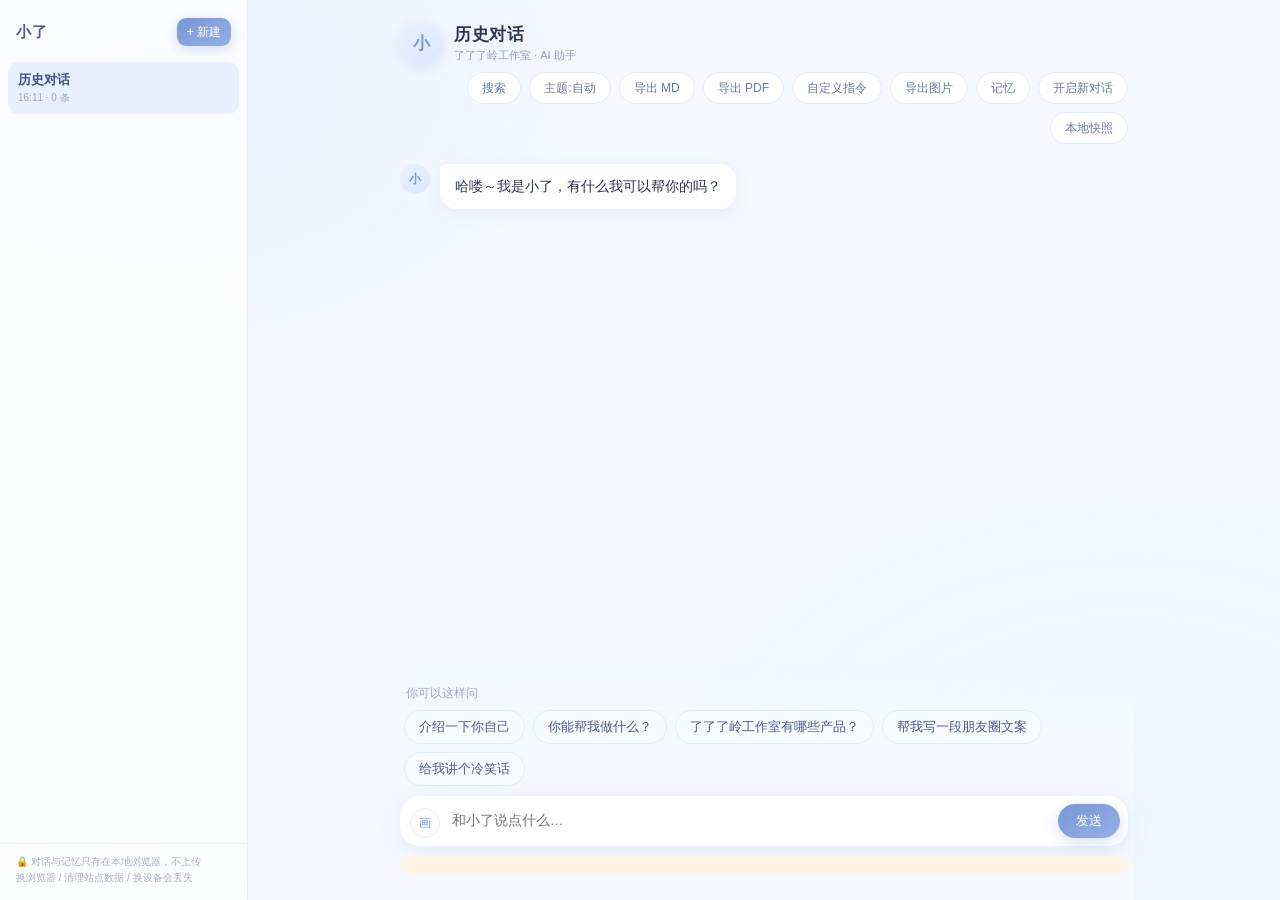
<file: index.html>
<!DOCTYPE html>
<html lang="zh-CN">
<head>
  <meta charset="utf-8" />
  <link rel="icon" href="./favicon.ico" sizes="any" />
  <link rel="icon" type="image/svg+xml" href="./xiaole.svg" />
  <link rel="apple-touch-icon" href="./xiaole256.png" />
  <link rel="manifest" href="./site.webmanifest" />
  <meta name="theme-color" content="#6e8fd6" />
  <meta name="viewport" content="width=device-width, initial-scale=1, viewport-fit=cover" />
  <title>小了 · 了了了岭工作室 AI 助手</title>
  <meta name="description" content="小了，了了了岭工作室的 AI 助手。可以对话，也可以生成图片。" />
  <link rel="stylesheet" href="./sdk/xiaole-page.css" />
</head>
<body>
  <div class="xlp" id="xl-page"></div>

  <script src="./sdk/xiaole-config.js"></script>
  <script src="./sdk/xiaole-utils.js"></script>
  <script src="./sdk/xiaole-chat.js"></script>
  <script src="./sdk/xiaole-image.js"></script>
  <script src="./sdk/xiaole-perceive.js"></script>
  <script src="./sdk/xiaole-kb.js"></script>
  <script src="./sdk/xiaole-tools.js"></script>
  <script src="./sdk/xiaole-memory.js"></script>
  <script src="./sdk/xiaole-backup.js"></script>
  <script src="./sdk/xiaole-quick.js"></script>
  <script src="./sdk/xiaole-export-image.js"></script>
  <script src="./sdk/xiaole-stats.js"></script>
  <script src="./sdk/xiaole-page.js"></script>
  <script src="./sdk/xiaole-extras.js"></script>
  <script>
    (function () {
      // 本地联调：?api=http://127.0.0.1:8899/api 可指向代理；线上不传即用默认后端
      var params = new URLSearchParams(location.search);
      var api = params.get('api');
      if (api) window.Xiaole.config.apiBase = api;

      window.Xiaole.chat.setProductPrompt('');
      window.Xiaole.page.init();
    })();
  </script>
</body>
</html>
</file>
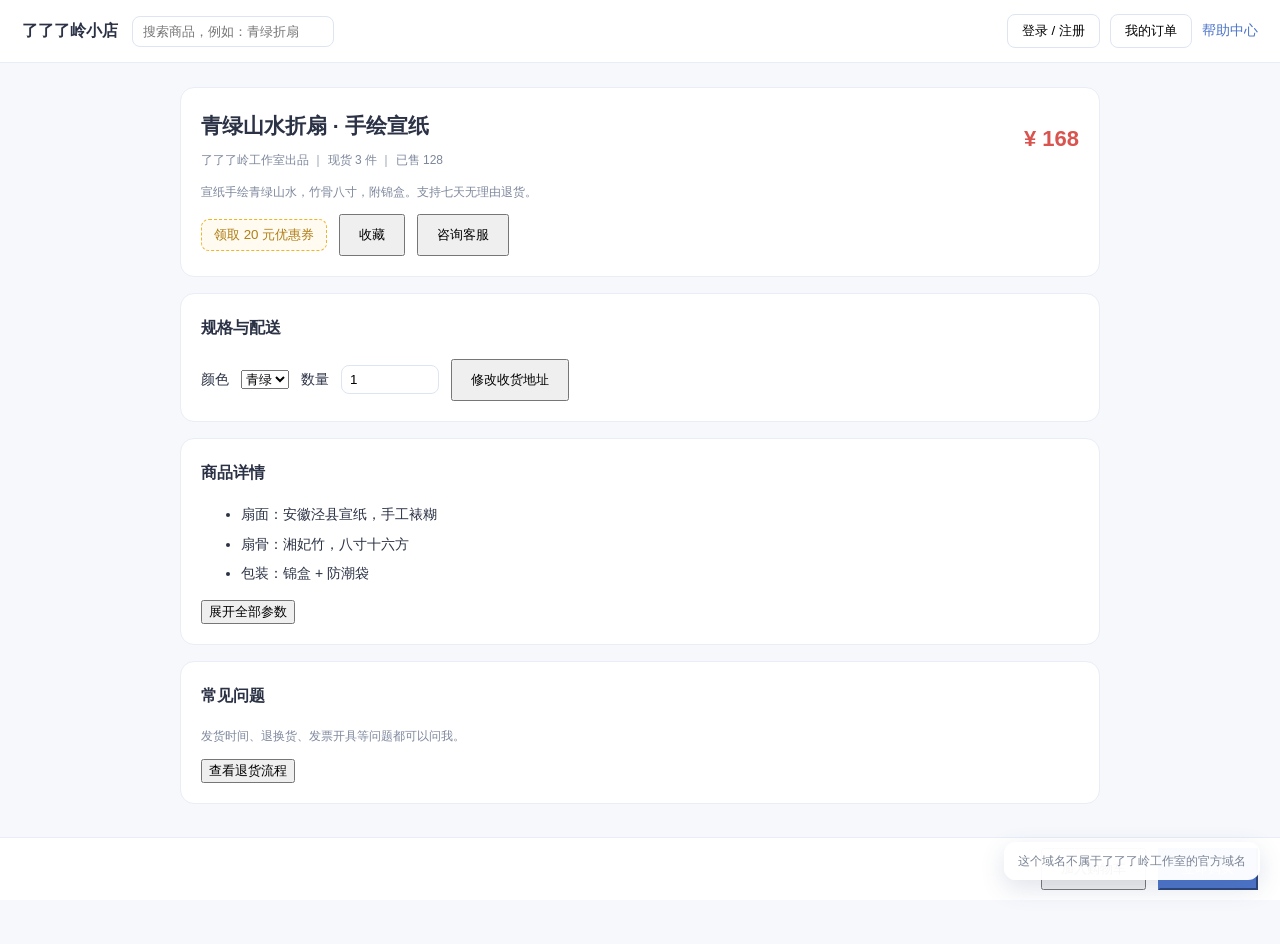
<file: demo-host.html>
<!DOCTYPE html>
<html lang="zh-CN">
<head>
<meta charset="utf-8">
<meta name="viewport" content="width=device-width, initial-scale=1">
<title>宿主页示例 · 了了了岭小店</title>
<style>
  :root { color-scheme: light; }
  body { margin:0; font:14px/1.7 -apple-system,"PingFang SC","Microsoft YaHei",sans-serif; color:#2b3245; background:#f6f8fc; }
  header { display:flex; align-items:center; gap:14px; padding:14px 22px; background:#fff; border-bottom:1px solid #e8edf6; position:sticky; top:0; }
  header h1 { font-size:16px; margin:0; }
  header .nav { margin-left:auto; display:flex; gap:10px; align-items:center; }
  header input { width:180px; padding:7px 10px; border:1px solid #dde5f2; border-radius:8px; outline:none; }
  header button { padding:7px 14px; border:1px solid #dde5f2; background:#fff; border-radius:8px; cursor:pointer; }
  main { max-width:920px; margin:24px auto 140px; padding:0 20px; }
  .card { background:#fff; border:1px solid #e8edf6; border-radius:14px; padding:20px; margin-bottom:16px; }
  .row { display:flex; gap:12px; align-items:center; flex-wrap:wrap; }
  .price { color:#d9534f; font-size:22px; font-weight:600; }
  .muted { color:#7d879c; font-size:12px; }
  .primary { background:#4c74c9; color:#fff; border-color:#4c74c9; padding:10px 22px; }
  .ghost { padding:10px 18px; }
  .coupon { border:1px dashed #f0b429; background:#fffbf0; color:#b07d14; padding:6px 12px; border-radius:8px; }
  a.link { color:#4c74c9; text-decoration:none; }
  .list li { margin:6px 0; }
  .footer-actions { position:fixed; left:0; right:0; bottom:0; background:#fff; border-top:1px solid #e8edf6; padding:10px 22px; display:flex; gap:12px; justify-content:flex-end; }
</style>
</head>
<body>
<header>
  <h1>了了了岭小店</h1>
  <input id="q" placeholder="搜索商品，例如：青绿折扇" aria-label="搜索商品">
  <div class="nav">
    <button id="login">登录 / 注册</button>
    <button id="orders">我的订单</button>
    <a class="link" href="#help">帮助中心</a>
  </div>
</header>

<main>
  <section class="card">
    <div class="row">
      <div>
        <h2 style="margin:0 0 6px">青绿山水折扇 · 手绘宣纸</h2>
        <div class="muted">了了了岭工作室出品 ｜ 现货 3 件 ｜ 已售 128</div>
      </div>
      <div style="margin-left:auto" class="price">¥ 168</div>
    </div>
    <p class="muted">宣纸手绘青绿山水，竹骨八寸，附锦盒。支持七天无理由退货。</p>
    <div class="row">
      <button class="coupon" id="coupon">领取 20 元优惠券</button>
      <button class="ghost" id="fav">收藏</button>
      <button class="ghost" id="consult">咨询客服</button>
    </div>
  </section>

  <section class="card">
    <h3 style="margin-top:0">规格与配送</h3>
    <div class="row">
      <label>颜色</label>
      <select id="color"><option>青绿</option><option>黛蓝</option><option>赭石</option></select>
      <label>数量</label>
      <input id="qty" type="number" value="1" min="1" style="width:80px;padding:6px 8px;border:1px solid #dde5f2;border-radius:8px">
      <button class="ghost" id="addr">修改收货地址</button>
    </div>
  </section>

  <section class="card">
    <h3 style="margin-top:0">商品详情</h3>
    <ul class="list">
      <li>扇面：安徽泾县宣纸，手工裱糊</li>
      <li>扇骨：湘妃竹，八寸十六方</li>
      <li>包装：锦盒 + 防潮袋</li>
    </ul>
    <button id="detail">展开全部参数</button>
  </section>

  <section class="card" id="help">
    <h3 style="margin-top:0">常见问题</h3>
    <p class="muted">发货时间、退换货、发票开具等问题都可以问我。</p>
    <button id="faq">查看退货流程</button>
  </section>
</main>

<div class="footer-actions">
  <button class="ghost" id="cart">加入购物车</button>
  <button class="primary" id="buy">立即购买</button>
</div>

<script>
  (function () {
    var s = document.createElement('script');
    s.src = './sdk/xiaole.js';
    var params = new URLSearchParams(location.search);
    s.setAttribute('data-preset', params.get('preset') || 'studio');
    if (params.get('product')) s.setAttribute('data-product', params.get('product'));
    s.setAttribute('data-anchor', 'right');
    s.setAttribute('data-char', 'rig');
    var api = params.get('xl_api');
    if (api) s.setAttribute('data-api', api);
    var mode = params.get('perceive');
    if (mode) s.setAttribute('data-xiaole-perceive', mode);
    document.body.appendChild(s);
  })();
</script>
</body>
</html>
</file>
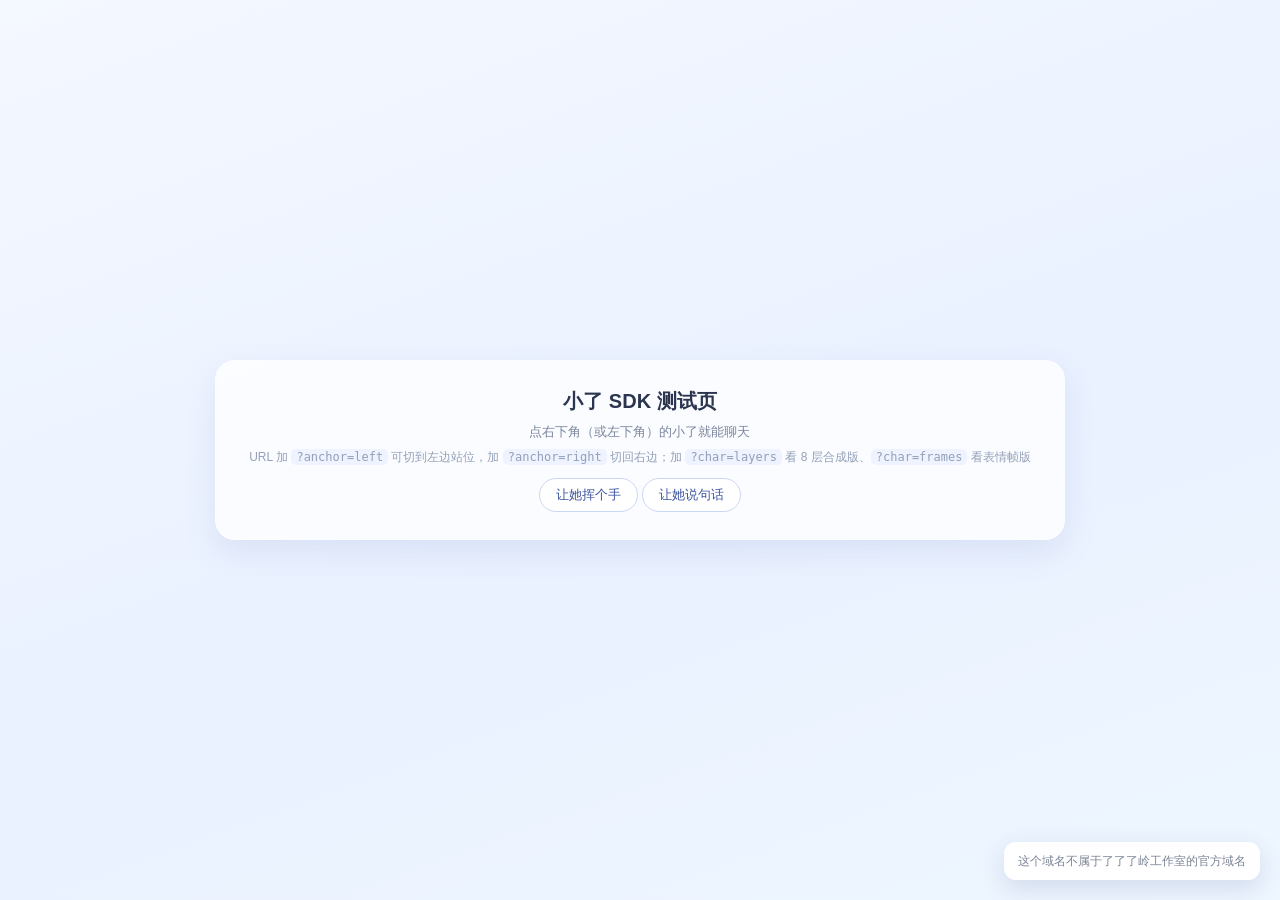
<file: demo.html>
<!DOCTYPE html>
<html lang="zh-CN">
<head>
  <meta charset="utf-8" />
  <link rel="icon" href="./favicon.ico" sizes="any" />
  <link rel="icon" type="image/svg+xml" href="./xiaole.svg" />
  <link rel="apple-touch-icon" href="./xiaole256.png" />
  <link rel="manifest" href="./site.webmanifest" />
  <meta name="theme-color" content="#6e8fd6" />
  <meta name="viewport" content="width=device-width, initial-scale=1" />
  <title>小了 SDK · 演示页</title>
  <style>
    html, body { margin: 0; height: 100%; }
    body {
      font-family: -apple-system, BlinkMacSystemFont, "PingFang SC", "Helvetica Neue", sans-serif;
      background: linear-gradient(160deg, #f4f8ff, #eaf1ff 55%, #eef6ff);
      color: #2c3550;
      display: flex;
      align-items: center;
      justify-content: center;
      flex-direction: column;
      gap: 14px;
    }
    .card {
      background: rgba(255,255,255,.8);
      border-radius: 20px;
      padding: 28px 34px;
      box-shadow: 0 12px 32px rgba(80,110,180,.12);
      text-align: center;
    }
    h1 { font-size: 20px; margin: 0 0 8px; }
    p { margin: 0; color: #7b869c; font-size: 13px; }
  </style>
</head>
<body>
  <div class="card">
    <h1>小了 SDK 测试页</h1>
    <p>点右下角（或左下角）的小了就能聊天</p>
    <p class="hint">URL 加 <code>?anchor=left</code> 可切到左边站位，加 <code>?anchor=right</code> 切回右边；加 <code>?char=layers</code> 看 8 层合成版、<code>?char=frames</code> 看表情帧版</p>
    <p style="margin-top:12px"><button id="demo-wave">让她挥个手</button> <button id="demo-say">让她说句话</button></p>
  </div>

  <style>
    .hint { margin-top: 8px; font-size: 12px; color: #93a0b8; }
    .hint code { background: #eef3ff; padding: 1px 5px; border-radius: 5px; }
    #demo-wave {
      font: inherit; font-size: 13px; cursor: pointer;
      padding: 7px 16px; border-radius: 999px; border: 1px solid #c9d8f5;
      background: #fff; color: #3d55a0;
    }
    #demo-wave:active, #demo-say:active { transform: translateY(1px); }
    #demo-say {
      font: inherit; font-size: 13px; cursor: pointer;
      padding: 7px 16px; border-radius: 999px; border: 1px solid #c9d8f5;
      background: #fff; color: #3d55a0;
    }
  </style>

  <!-- 接入方式：就这一段。站位用 data-anchor="left|right" 让宿主自己选 -->
  <script>
    (function () {
      var q = new URLSearchParams(location.search);
      var anchor = (q.get('anchor') || 'right').toLowerCase();
      var char = (q.get('char') || 'rig').toLowerCase();
      var s = document.createElement('script');
      s.src = './sdk/xiaole.js';
      s.setAttribute('data-preset', 'default');
      s.setAttribute('data-size', '210');
      s.setAttribute('data-anchor', anchor === 'left' ? 'left' : 'right');
      // 画法：默认 rig（身体+头两层）；?char=frames 看表情帧版；?char=layers 看 8 层合成版
      if (char !== 'layers' && char !== 'frames') char = 'rig';
      s.setAttribute('data-char', char);
      document.body.appendChild(s);
    })();
  </script>
  <script>
    // 方便验证挥手：SDK 就绪后点按钮触发（对外 API 是 Xiaole.wave()）
    document.getElementById('demo-wave').addEventListener('click', function () {
      if (window.Xiaole && window.Xiaole.wave) window.Xiaole.wave();
    });
    document.getElementById('demo-say').addEventListener('click', function () {
      if (window.Xiaole && window.Xiaole.sayNow) window.Xiaole.sayNow();
    });
  </script>
</body>
</html>
</file>
<file: sdk/xiaole-page.css>
/*!
 * 小了 - 独立主页样式
 */

html, body {
  margin: 0;
  height: 100%;
  background: #f5f8ff;
  font-family: -apple-system, BlinkMacSystemFont, "PingFang SC", "Helvetica Neue", "Microsoft YaHei", sans-serif;
  color: #2c3550;
  -webkit-font-smoothing: antialiased;
}

body::before {
  content: "";
  position: fixed;
  inset: 0;
  background:
    radial-gradient(600px 400px at 12% 8%, #e9f1ff 0%, rgba(233, 241, 255, 0) 70%),
    radial-gradient(700px 500px at 88% 92%, #f0f6ff 0%, rgba(240, 246, 255, 0) 70%);
  pointer-events: none;
}

.xlp {
  position: relative;
  height: 100vh;
  display: flex;
  align-items: stretch;
  box-sizing: border-box;
}

/* ===== 左侧会话列表 ===== */
.xlp-side {
  width: 248px;
  flex: 0 0 248px;
  border-right: 1px solid #e8edf8;
  background: rgba(255, 255, 255, 0.72);
  backdrop-filter: blur(8px);
  display: flex;
  flex-direction: column;
  box-sizing: border-box;
}

.xlp-side-head {
  display: flex;
  align-items: center;
  justify-content: space-between;
  padding: 18px 16px 12px;
}

.xlp-side-brand {
  font-size: 15px;
  font-weight: 600;
  letter-spacing: 0.6px;
  color: #4d5f85;
}

.xlp-side-new {
  height: 28px;
  padding: 0 10px;
  border: 0;
  border-radius: 9px;
  background: linear-gradient(150deg, #7a97d6, #93b0e6);
  color: #fff;
  font-size: 12px;
  cursor: pointer;
  box-shadow: 0 4px 12px rgba(122, 151, 214, 0.28);
}

.xlp-conv-list {
  flex: 1;
  overflow-y: auto;
  padding: 4px 8px 12px;
}

.xlp-conv-list::-webkit-scrollbar { width: 4px; }
.xlp-conv-list::-webkit-scrollbar-thumb { background: #e2e9f6; border-radius: 4px; }

.xlp-conv {
  display: flex;
  align-items: center;
  gap: 6px;
  padding: 9px 10px;
  border-radius: 11px;
  cursor: pointer;
  transition: background 0.16s ease;
}

.xlp-conv:hover { background: #f2f6ff; }
.xlp-conv.active { background: #e9f0ff; }

.xlp-conv-main { flex: 1; min-width: 0; }

.xlp-conv-title {
  display: block;
  font-size: 13px;
  color: #38456a;
  white-space: nowrap;
  overflow: hidden;
  text-overflow: ellipsis;
}

.xlp-conv.active .xlp-conv-title { color: #3b5185; font-weight: 600; }

.xlp-rename-input {
  display: block;
  width: 100%;
  font: inherit;
  font-size: 13px;
  color: #22315a;
  padding: 2px 6px;
  border: 1px solid #b6d0ff;
  border-radius: 6px;
  outline: none;
  background: #fff;
}
.xlp-conv-meta {
  display: block;
  margin-top: 2px;
  font-size: 10px;
  color: #9aa6c0;
}

.xlp-conv-del {
  width: 20px;
  height: 20px;
  border: 0;
  border-radius: 50%;
  background: transparent;
  color: #b6c0d4;
  font-size: 11px;
  cursor: pointer;
  opacity: 0;
  transition: opacity 0.16s ease;
}

.xlp-conv:hover .xlp-conv-del { opacity: 1; }
.xlp-conv-del:hover { background: #ffe9ec; color: #e07080; }

.xlp-conv-empty {
  padding: 16px 12px;
  font-size: 12px;
  color: #9aa6c0;
  line-height: 1.7;
}

.xlp-side-foot {
  padding: 10px 16px 14px;
  font-size: 10px;
  line-height: 1.6;
  color: #a4b0c8;
  border-top: 1px solid #eef2fa;
}

/* ===== 主区域 ===== */
.xlp-main {
  flex: 1;
  min-width: 0;
  max-width: 780px;
  margin: 0 auto;
  display: flex;
  flex-direction: column;
  padding: 0 20px;
  box-sizing: border-box;
}

.xlp-menu { display: none; }

.xlp-overlay { display: none; }

/* 头部 */
.xlp-header {
  display: flex;
  align-items: center;
  justify-content: space-between;
  padding: 22px 6px 14px;
  flex-shrink: 0;
}

.xlp-brand {
  display: flex;
  align-items: center;
  gap: 12px;
}

.xlp-avatar {
  width: 42px;
  height: 42px;
  border-radius: 50%;
  background: linear-gradient(150deg, #eaf2ff, #dbe7ff);
  color: #7a97d6;
  font-size: 17px;
  font-weight: 600;
  display: flex;
  align-items: center;
  justify-content: center;
  box-shadow: 0 4px 14px rgba(122, 151, 214, 0.2);
}

.xlp-title {
  margin: 0;
  font-size: 17px;
  font-weight: 600;
  letter-spacing: 0.5px;
}

.xlp-sub {
  margin: 2px 0 0;
  font-size: 11px;
  color: #93a1bd;
}

.xlp-actions { display: flex; gap: 8px; }

.xlp-btn {
  height: 32px;
  padding: 0 14px;
  border-radius: 16px;
  border: 1px solid #e2eaf8;
  background: #fff;
  color: #6b7a99;
  font-size: 12px;
  cursor: pointer;
  transition: all 0.18s ease;
  font-family: inherit;
}

.xlp-btn:hover {
  color: #7a97d6;
  border-color: #c6d8f8;
  background: #fbfdff;
}

/* 消息区 */
.xlp-body {
  flex: 1 1 auto;
  overflow-y: auto;
  padding: 6px 6px 20px;
}

.xlp-messages {
  display: flex;
  flex-direction: column;
  gap: 16px;
}

.xlp-msg {
  display: flex;
  gap: 10px;
  align-items: flex-start;
  animation: xlp-in 0.26s ease both;
}

@keyframes xlp-in {
  from { opacity: 0; transform: translateY(8px); }
  to { opacity: 1; transform: translateY(0); }
}

.xlp-msg-user { flex-direction: row-reverse; }

.xlp-msg-avatar {
  width: 30px;
  height: 30px;
  border-radius: 50%;
  flex-shrink: 0;
  background: linear-gradient(150deg, #eaf2ff, #dbe7ff);
  color: #7a97d6;
  font-size: 12px;
  font-weight: 600;
  display: flex;
  align-items: center;
  justify-content: center;
}

.xlp-msg-user .xlp-msg-avatar {
  background: linear-gradient(150deg, #dbe8ff, #c9dbff);
  color: #4a6fae;
}

.xlp-msg-body {
  max-width: 74%;
  padding: 11px 15px;
  border-radius: 16px;
  background: #fff;
  box-shadow: 0 4px 18px rgba(90, 120, 190, 0.08);
  font-size: 13.5px;
  line-height: 1.7;
  word-break: break-word;
}

.xlp-msg-assistant .xlp-msg-body { border-top-left-radius: 5px; }

.xlp-msg-user .xlp-msg-body {
  background: linear-gradient(150deg, #7a97d6, #93b0e6);
  color: #fff;
  border-top-right-radius: 5px;
  box-shadow: 0 6px 18px rgba(122, 151, 214, 0.28);
}

.xlp-cursor {
  display: inline-block;
  width: 6px;
  height: 14px;
  background: #7a97d6;
  vertical-align: -2px;
  animation: xlp-blink 1s steps(2, start) infinite;
}



@keyframes xlp-blink { to { visibility: hidden; } }

.xlp-spinner {
  display: inline-block;
  width: 16px;
  height: 16px;
  border-radius: 50%;
  border: 2px solid rgba(148, 184, 255, 0.25);
  border-top-color: #94b8ff;
  animation: xlp-spin 0.9s linear infinite;
}

@keyframes xlp-spin { to { transform: rotate(360deg); } }

.xlp-msg-image { padding: 8px; }

.xlp-msg-image img {
  display: block;
  width: 100%;
  max-width: 320px;
  border-radius: 12px;
}

.xlp-img-wrap {
  position: relative;
  display: block;
  width: 100%;
  max-width: 320px;
  line-height: 0;
}

.xlp-img-wm {
  position: absolute;
  right: 8px;
  bottom: 8px;
  padding: 3px 7px;
  border-radius: 999px;
  font-size: 11px;
  line-height: 1.2;
  letter-spacing: 0.2px;
  color: rgba(255, 255, 255, 0.92);
  background: rgba(0, 0, 0, 0.34);
  backdrop-filter: blur(2px);
  pointer-events: none;
}

.xlp-download {
  display: inline-block;
  margin-top: 8px;
  font-size: 11px;
  color: #7a97d6;
  text-decoration: none;
}

/* 底部输入 */
.xlp-footer {
  flex-shrink: 0;
  padding: 10px 6px 26px;
  background: linear-gradient(180deg, rgba(245, 248, 255, 0), #f5f8ff 30%);
}

.xlp-img-panel {
  max-height: 0;
  opacity: 0;
  overflow: hidden;
  background: #fff;
  border-radius: 16px;
  padding: 0 14px;
  margin-bottom: 10px;
  border: 1px solid #e9f0fb;
  transition: max-height 0.26s ease, opacity 0.26s ease, padding 0.26s ease;
}

.xlp-img-panel.on {
  max-height: 160px;
  opacity: 1;
  padding: 12px 14px;
}

.xlp-img-input {
  width: 100%;
  box-sizing: border-box;
  border: none;
  outline: none;
  resize: none;
  font-size: 13px;
  line-height: 1.6;
  color: #2c3550;
  font-family: inherit;
  background: transparent;
}

.xlp-img-row {
  display: flex;
  align-items: center;
  gap: 10px;
  margin-top: 8px;
}

.xlp-img-count {
  flex: 1;
  font-size: 11px;
  color: #93a1bd;
}

.xlp-img-cancel,
.xlp-img-gen {
  height: 30px;
  padding: 0 14px;
  border-radius: 15px;
  border: none;
  font-size: 12px;
  cursor: pointer;
  font-family: inherit;
}

.xlp-img-cancel {
  background: #eef3fb;
  color: #6b7a99;
}

.xlp-img-gen {
  background: linear-gradient(150deg, #7a97d6, #93b0e6);
  color: #fff;
  box-shadow: 0 4px 14px rgba(122, 151, 214, 0.28);
}

.xlp-img-gen:disabled {
  opacity: 0.55;
  cursor: not-allowed;
  box-shadow: none;
}

.xlp-input-row {
  display: flex;
  align-items: flex-end;
  gap: 8px;
  background: #fff;
  border-radius: 20px;
  padding: 8px 8px 8px 10px;
  box-shadow: 0 6px 24px rgba(90, 120, 190, 0.1);
}

.xlp-icon {
  width: 30px;
  height: 30px;
  border-radius: 50%;
  border: 1px solid #e9f0fb;
  background: #fbfdff;
  color: #7a97d6;
  font-size: 12px;
  cursor: pointer;
  flex-shrink: 0;
  transition: all 0.18s ease;
  font-family: inherit;
}

.xlp-icon:hover { background: #eef3ff; border-color: #c6d8f8; }

.xlp-input {
  flex: 1;
  border: none;
  outline: none;
  resize: none;
  font-size: 13.5px;
  line-height: 1.6;
  padding: 6px 4px;
  max-height: 120px;
  color: #2c3550;
  font-family: inherit;
  background: transparent;
}

.xlp-send {
  height: 34px;
  padding: 0 18px;
  border-radius: 17px;
  border: none;
  background: linear-gradient(150deg, #7a97d6, #93b0e6);
  color: #fff;
  font-size: 13px;
  cursor: pointer;
  flex-shrink: 0;
  box-shadow: 0 4px 14px rgba(122, 151, 214, 0.3);
  font-family: inherit;
  transition: transform 0.15s ease, opacity 0.15s ease;
}

.xlp-send:hover { transform: translateY(-1px); }
.xlp-send:disabled { opacity: 0.5; cursor: not-allowed; box-shadow: none; }

.xlp-tip {
  margin-top: 10px;
  padding: 9px 12px;
  border-radius: 12px;
  background: #fff4e6;
  color: #a06b32;
  font-size: 12px;
  line-height: 1.5;
  opacity: 0;
  max-height: 0;
  overflow: hidden;
  transition: all 0.2s ease;
}

.xlp-tip.on { opacity: 1; max-height: 100px; }

@media (max-width: 520px) {
  .xlp-side {
    position: fixed;
    top: 0;
    bottom: 0;
    left: 0;
    z-index: 20;
    transform: translateX(-100%);
    transition: transform 0.22s ease;
    box-shadow: 0 12px 36px rgba(60, 85, 140, 0.18);
  }

  .xlp.side-open .xlp-side { transform: translateX(0); }

  .xlp-overlay {
    display: block;
    position: fixed;
    inset: 0;
    z-index: 15;
    background: rgba(30, 40, 70, 0.24);
    opacity: 0;
    pointer-events: none;
    transition: opacity 0.2s ease;
  }

  .xlp.side-open .xlp-overlay { opacity: 1; pointer-events: auto; }

  .xlp-menu {
    display: flex;
    align-items: center;
    justify-content: center;
    width: 34px;
    height: 34px;
    margin-right: 8px;
    border: 0;
    border-radius: 10px;
    background: #fff;
    color: #6a7b9e;
    font-size: 15px;
    cursor: pointer;
    box-shadow: 0 2px 8px rgba(90, 110, 160, 0.1);
  }

  .xlp { padding: 0; }
  .xlp-main { padding: 0 12px; }
  .xlp-msg-body { max-width: 82%; }
  .xlp-header { padding: 16px 2px 10px; }
}


/* ===== 生图中的画布动画 ===== */
.xlp-drawing {
  display: flex;
  flex-direction: column;
  gap: 8px;
  padding: 4px 2px;
  min-width: 180px;
}

.xlp-sketch {
  display: flex;
  align-items: flex-end;
  gap: 7px;
  height: 26px;
}

.xlp-sketch span {
  width: 7px;
  border-radius: 6px;
  background: linear-gradient(180deg, #a8c2f2, #7a97d6);
  animation: xlp-sketch-wave 1.05s ease-in-out infinite;
}

.xlp-sketch span:nth-child(1) { height: 12px; animation-delay: 0s; }
.xlp-sketch span:nth-child(2) { height: 20px; animation-delay: 0.15s; }
.xlp-sketch span:nth-child(3) { height: 26px; animation-delay: 0.3s; }
.xlp-sketch span:nth-child(4) { height: 18px; animation-delay: 0.45s; }
.xlp-sketch span:nth-child(5) { height: 11px; animation-delay: 0.6s; }

@keyframes xlp-sketch-wave {
  0%, 100% { transform: translateY(0); opacity: 0.55; }
  50% { transform: translateY(-7px); opacity: 1; }
}

.xlp-drawing-text {
  font-size: 12px;
  color: #8b98b4;
  letter-spacing: 0.2px;
}

/* ===== Markdown 排版 ===== */
.xlp-msg-text .xl-p { margin: 0 0 8px; line-height: 1.72; }
.xlp-msg-text .xl-p:last-child { margin-bottom: 0; }

.xlp-msg-text .xl-h {
  margin: 12px 0 6px;
  font-size: 15px;
  font-weight: 600;
  color: #2f3c5e;
}

.xlp-msg-text .xl-ul,
.xlp-msg-text .xl-ol {
  margin: 4px 0 8px;
  padding-left: 20px;
}

.xlp-msg-text li { margin: 3px 0; line-height: 1.68; }

.xlp-msg-text .xl-quote {
  margin: 8px 0;
  padding: 6px 10px;
  border-left: 3px solid #d3e0f7;
  background: #f5f9ff;
  border-radius: 0 8px 8px 0;
  color: #5b6a8a;
  font-size: 13px;
}

.xlp-msg-text .xl-hr {
  border: 0;
  border-top: 1px dashed #dfe8f7;
  margin: 12px 0;
}

.xlp-msg-text .xl-inline-code {
  padding: 1px 5px;
  border-radius: 5px;
  background: #eef3fd;
  font-family: ui-monospace, SFMono-Regular, Menlo, monospace;
  font-size: 12.5px;
  color: #4a5a80;
}

.xlp-msg-text .xl-code-block {
  margin: 8px 0;
  border-radius: 10px;
  background: #f4f7fd;
  border: 1px solid #e6edf9;
  overflow: hidden;
}

.xlp-msg-text .xl-code-head {
  display: flex;
  align-items: center;
  justify-content: space-between;
  padding: 5px 10px;
  font-size: 11px;
  color: #8b98b4;
  border-bottom: 1px solid #e9f0fa;
}

.xlp-msg-text .xl-copy {
  border: 0;
  background: transparent;
  color: #7a97d6;
  font-size: 11px;
  cursor: pointer;
}

.xlp-msg-text .xl-code {
  margin: 0;
  padding: 10px;
  overflow-x: auto;
  font-family: ui-monospace, SFMono-Regular, Menlo, monospace;
  font-size: 12.5px;
  line-height: 1.6;
  color: #3c4867;
}

.xlp-msg-text .xl-link {
  color: #4a72c8;
  text-decoration: none;
  border-bottom: 1px solid rgba(74, 114, 200, 0.35);
  word-break: break-all;
}

.xlp-msg-text .xl-file {
  display: inline-flex;
  align-items: center;
  gap: 6px;
  padding: 3px 8px;
  border: 1px solid #dbe6fa;
  border-radius: 8px;
  background: #f6faff;
  border-bottom: 1px solid #dbe6fa;
}

.xlp-msg-text .xl-file-tag {
  padding: 0 5px;
  border-radius: 5px;
  background: #e8f0ff;
  color: #6b86c0;
  font-size: 10px;
}

/* ===== 图片大图弹窗 ===== */
.xlp-lightbox {
  position: fixed;
  inset: 0;
  z-index: 60;
  display: none;
  align-items: center;
  justify-content: center;
}

.xlp-lightbox.on { display: flex; }

.xlp-lightbox-mask {
  position: absolute;
  inset: 0;
  background: rgba(20, 28, 48, 0.62);
  backdrop-filter: blur(4px);
}

.xlp-lightbox-body {
  position: relative;
  max-width: 88vw;
  max-height: 86vh;
  background: #fff;
  border-radius: 16px;
  padding: 12px;
  box-shadow: 0 24px 60px rgba(20, 30, 60, 0.35);
  display: flex;
  flex-direction: column;
  gap: 10px;
}

.xlp-lightbox-body img {
  max-width: 100%;
  max-height: 70vh;
  border-radius: 10px;
  display: block;
}

.xlp-lightbox-bar {
  display: flex;
  justify-content: flex-end;
  gap: 10px;
}

.xlp-lightbox-dl,
.xlp-lightbox-close {
  height: 32px;
  padding: 0 14px;
  border: 0;
  border-radius: 9px;
  font-size: 13px;
  cursor: pointer;
  display: inline-flex;
  align-items: center;
  text-decoration: none;
}

.xlp-lightbox-dl { background: #eff5ff; color: #4a72c8; }
.xlp-lightbox-close { background: #f4f6fb; color: #6a7893; }

/* ===== 表格 ===== */
.xlp-msg-text .xl-table-wrap {
  margin: 8px 0;
  overflow-x: auto;
  border: 1px solid #e6edf9;
  border-radius: 10px;
}

.xlp-msg-text .xl-table {
  width: 100%;
  border-collapse: collapse;
  font-size: 12.5px;
}

.xlp-msg-text .xl-table th,
.xlp-msg-text .xl-table td {
  padding: 7px 10px;
  text-align: left;
  border-bottom: 1px solid #edf2fb;
  line-height: 1.6;
}

.xlp-msg-text .xl-table th {
  background: #f5f9ff;
  font-weight: 600;
  color: #3f5377;
  white-space: nowrap;
}

.xlp-msg-text .xl-table tbody tr:last-child td { border-bottom: 0; }

.xlp-msg-text .xl-code-acts { display: inline-flex; gap: 10px; }
.xlp-msg-text .xl-save-code {
  border: 0;
  background: transparent;
  color: #7a97d6;
  font-size: 11px;
  cursor: pointer;
}
.xlp-msg-text .xl-save-table {
  display: block;
  width: 100%;
  border: 0;
  border-top: 1px solid #e9f0fa;
  background: #f8fbff;
  color: #6f8dc8;
  font-size: 11.5px;
  padding: 8px 0;
  cursor: pointer;
  transition: background 0.18s ease;
}
.xlp-msg-text .xl-save-table:hover { background: #eef5ff; }


/* ===== 预设问题（网页版） ===== */
.xlp-suggest {
  padding: 2px 4px 10px;
  display: none;
}

.xlp-suggest.is-on { display: block; }

.xlp-suggest-title {
  font-size: 12px;
  color: #9aa7c0;
  margin: 0 2px 8px;
}

.xlp-suggest-list {
  display: flex;
  flex-wrap: wrap;
  gap: 8px;
}

.xlp-suggest-item {
  font: inherit;
  font-size: 13px;
  padding: 7px 14px;
  border-radius: 999px;
  border: 1px solid #e3ecfb;
  background: #f7faff;
  color: #4c5d87;
  cursor: pointer;
  transition: background 0.16s, border-color 0.16s;
}

.xlp-suggest-item:hover {
  background: #eef4ff;
  border-color: #cfdffb;
  color: #33509c;
}

/* ---- 划词提问（整页同款） ---- */
.xl-sel-pill {
  position: fixed;
  z-index: 999999;
  display: inline-flex;
  align-items: center;
  gap: 6px;
  height: 34px;
  padding: 0 14px;
  border: 0;
  border-radius: 999px;
  background: #2f3346;
  color: #fff;
  font: 500 13px/1 -apple-system, "PingFang SC", "Microsoft YaHei", sans-serif;
  box-shadow: 0 8px 22px rgba(20, 22, 34, .28);
  cursor: pointer;
}
.xl-sel-pill:hover { background: #3a3f56; }
.xl-sel-dot { width: 7px; height: 7px; border-radius: 50%; background: #8f8cff; }

/* ---- 使用情况 ---- */
.xl-stat-grid { display: grid; grid-template-columns: repeat(5, 1fr); gap: 6px; margin-bottom: 8px; }
.xl-stat-cell { border-radius: 10px; padding: 8px 4px 7px; text-align: center; background: rgba(120, 120, 130, .08); }
.xl-stat-cell b { display: block; font-size: 15px; color: #2f3346; font-weight: 600; }
.xl-stat-cell span { font-size: 11px; color: #8b8b93; }
.xl-stat-days { display: flex; justify-content: space-between; margin-bottom: 6px; }
.xl-stat-day { display: flex; flex-direction: column; align-items: center; gap: 3px; font-size: 10.5px; color: #8b8b93; }
.xl-stat-day i { width: 16px; height: 16px; border-radius: 5px; background: rgba(120, 120, 130, .14); display: block; }
.xl-stat-day.is-on i { background: #3d5afe; }

/* ---- 单条回答导出 ---- */
.xl-msg-act { display: flex; gap: 6px; margin-top: 8px; }
.xl-msg-export {
  border: 0; border-radius: 999px; padding: 4px 10px;
  font: 500 11.5px/1.4 -apple-system, "PingFang SC", "Microsoft YaHei", sans-serif;
  background: rgba(120,120,130,.12); color: #6b6f80; cursor: pointer;
}
.xl-msg-export:hover { background: rgba(120,120,130,.2); }

/* ---- 窄屏（标签页变瘦）不挤字 ---- */
.xlp-header { flex-wrap: wrap; row-gap: 8px; }
.xlp-brand { min-width: 0; }
.xlp-title { min-width: 0; }
.xlp-title, .xlp-conv-title { overflow: hidden; text-overflow: ellipsis; white-space: nowrap; }
.xlp-actions { flex-wrap: wrap; justify-content: flex-end; }
.xlp-actions .xlp-btn { white-space: nowrap; }

@media (max-width: 760px) {
  .xlp-header { padding: 10px 12px; }
  .xlp-brand { flex: 1 1 auto; }
  .xlp-title { max-width: 44vw; font-size: 17px; }
  .xlp-sub { display: none; }
  .xlp-actions { flex: 1 1 100%; gap: 6px; }
  .xlp-actions .xlp-btn { padding: 6px 10px; font-size: 12px; }
  .xlp-side { width: 100vw; max-width: 100vw; }
  .xlp-conv-item { min-width: 0; }
}

@media (max-width: 420px) {
  .xlp-actions .xlp-btn { font-size: 11.5px; padding: 5px 8px; }
  .xlp-input-row { gap: 6px; }
  .xlp-send { padding: 0 12px; font-size: 12px; }
}

/* 生成图下面标出实际使用的画面描述，方便核对图是否对得上 */
.xlp-img-cap {
  display: block;
  margin: 6px 2px 2px;
  font-size: 12px;
  line-height: 1.5;
  color: rgba(38, 45, 62, 0.55);
  word-break: break-word;
}
.xlp-img-bar { display: flex; align-items: center; gap: 10px; flex-wrap: wrap; }
.xlp-img-retry {
  border: 1px solid rgba(60, 120, 220, 0.35);
  background: rgba(255, 255, 255, 0.9);
  color: #2f6cd4;
  font-size: 12px;
  padding: 4px 10px;
  border-radius: 999px;
  cursor: pointer;
}
.xlp-img-retry:hover { background: #eaf2ff; }
.xlp-img-retry[disabled] { opacity: 0.5; cursor: not-allowed; }

/* 深色主题（整页） */
#xl-page.xlp-dark {
  --xlp-bg: #171a21;
  --xlp-card: #20242e;
  color: #e7ebf3;
}
#xl-page.xlp-dark .xlp-header,
#xl-page.xlp-dark .xlp-sidebar,
#xl-page.xlp-dark .xlp-msg-body,
#xl-page.xlp-dark .xlp-mem-card,
#xl-page.xlp-dark .xlp-composer,
#xl-page.xlp-dark .xlp-img-cap { background-color: #20242e !important; color: #e7ebf3 !important; }
#xl-page.xlp-dark .xlp-input,
#xl-page.xlp-dark textarea { background: #171a21 !important; color: #e7ebf3 !important; }
#xl-page.xlp-dark .xlp-title,
#xl-page.xlp-dark .xlp-msg-body * { color: #e7ebf3; }
#xl-page.xlp-dark .xlp-sub,
#xl-page.xlp-dark .xlp-img-cap { color: rgba(231, 235, 243, .6) !important; }

/* 深色主题（浮窗） */
.xl-cloud.xl-dark {
  --xl-bg: #171a21;
  --xl-card: #20242e;
  --xl-text: #e7ebf3;
}
.xl-cloud.xl-dark,
.xl-cloud.xl-dark .xl-cloud-messages { background-color: #20242e !important; color: #e7ebf3 !important; }

@media (prefers-reduced-motion: reduce) {
  .xlp-root *, .xl-root * { animation-duration: .001s !important; transition-duration: .001s !important; }
}

/* ===== 附加功能 ===== */
.xlp-extra-group { display: contents; }
.xlp-search {
  display: none;
  position: fixed;
  inset: 0;
  z-index: 10001;
}
.xlp-search-mask { position: absolute; inset: 0; background: rgba(10, 14, 22, .38); }
.xlp-search-panel {
  position: relative;
  width: min(560px, calc(100vw - 32px));
  margin: 8vh auto 0;
  background: #fff;
  border-radius: 16px;
  box-shadow: 0 18px 50px rgba(20, 30, 60, .22);
  padding: 14px;
  max-height: 70vh;
  display: flex;
  flex-direction: column;
}
.xlp-search-panel input {
  width: 100%;
  border: 1px solid rgba(60, 90, 150, .18);
  border-radius: 10px;
  padding: 9px 12px;
  font-size: 14px;
  outline: none;
}
.xlp-search-list { margin-top: 10px; overflow: auto; }
.xlp-search-item {
  display: block;
  width: 100%;
  text-align: left;
  border: 0;
  background: transparent;
  border-radius: 10px;
  padding: 8px 10px;
  cursor: pointer;
}
.xlp-search-item:hover { background: #f2f6ff; }
.xlp-search-title { display: block; font-size: 13px; font-weight: 600; color: #2c3550; }
.xlp-search-text { display: block; font-size: 12px; color: #6b7688; margin-top: 2px; line-height: 1.5; }
.xlp-search-empty { padding: 18px; text-align: center; color: #8a93a6; font-size: 13px; }

.xlp-img-opts { display: flex; align-items: center; gap: 8px; flex-wrap: wrap; margin-bottom: 8px; }
.xlp-img-size, #xlp-img-size {
  border: 1px solid rgba(60, 90, 150, .18);
  border-radius: 8px;
  padding: 4px 8px;
  font-size: 12px;
  background: #fff;
}
.xlp-img-tpl {
  border: 1px solid rgba(60, 90, 150, .18);
  background: #f6f9ff;
  color: #3a5c96;
  border-radius: 999px;
  font-size: 12px;
  padding: 3px 10px;
  margin: 2px 4px 2px 0;
  cursor: pointer;
}

.xlp-stop-btn {
  display: none;
  align-items: center;
  border: 1px solid rgba(200, 80, 80, .35);
  background: #fff3f3;
  color: #c0504d;
  border-radius: 999px;
  font-size: 12px;
  padding: 4px 10px;
  margin-left: 6px;
  cursor: pointer;
}

/* 单条回答的「导出这张图」收进右键菜单，不再占版面 */
.xlp-msg-act { display: none !important; }

.xlp-retry-bar { margin-top: 8px; }
.xlp-retry {
  border: 1px solid rgba(60, 120, 220, .35);
  background: #f6f9ff;
  color: #2f6cd4;
  border-radius: 999px;
  font-size: 12px;
  padding: 4px 12px;
  cursor: pointer;
}
.xlp-img-expired {
  display: flex;
  align-items: center;
  justify-content: center;
  min-height: 120px;
  padding: 12px;
  border-radius: 12px;
  background: #f3f5f9;
  color: #7b8494;
  font-size: 12px;
  text-align: center;
}

.xlp-more-menu {
  position: absolute;
  top: 100%;
  right: 12px;
  z-index: 60;
  min-width: 140px;
  background: #fff;
  border-radius: 12px;
  box-shadow: 0 12px 32px rgba(20, 30, 60, .18);
  padding: 6px;
}
.xlp-more-menu button {
  display: block;
  width: 100%;
  text-align: left;
  border: 0;
  background: transparent;
  padding: 8px 10px;
  border-radius: 8px;
  font-size: 13px;
  color: #2c3550;
  cursor: pointer;
}
.xlp-more-menu button:hover { background: #f2f6ff; }
#xl-page .xlp-header { position: relative; }
</file>
